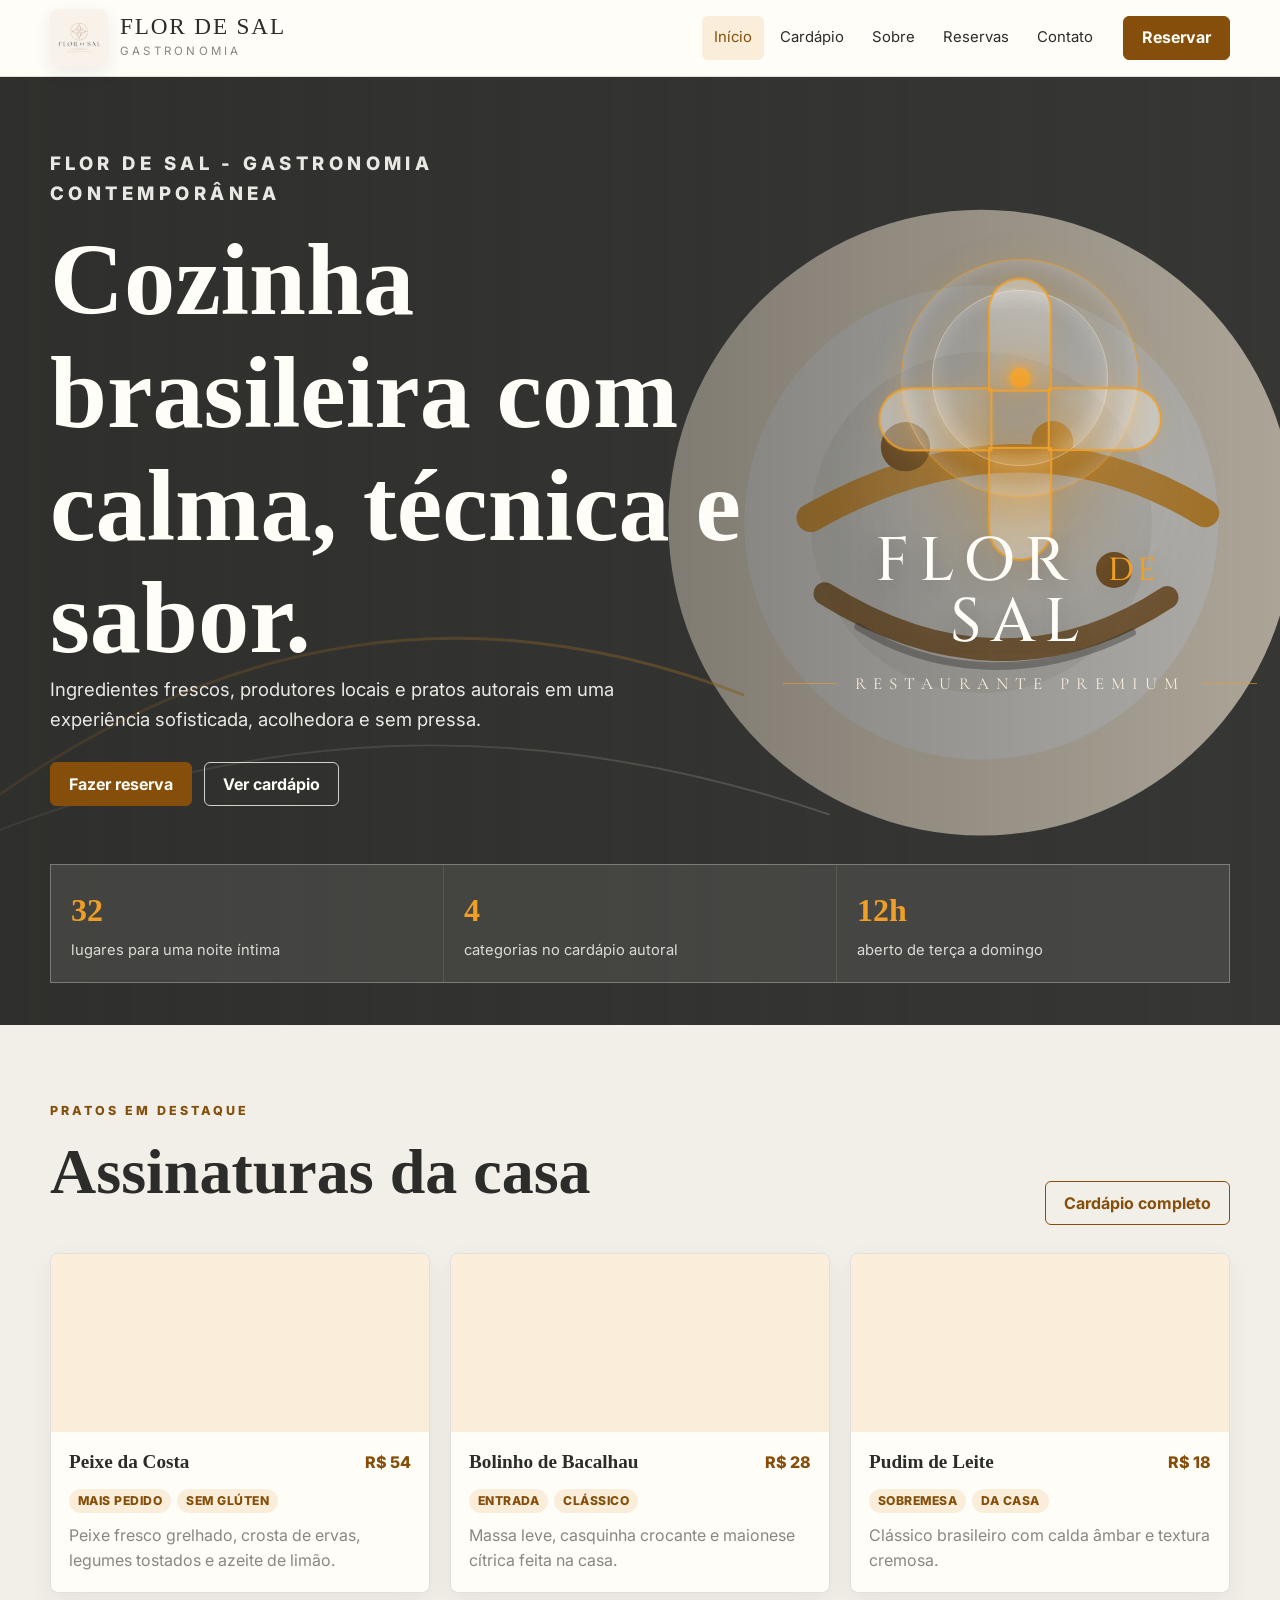
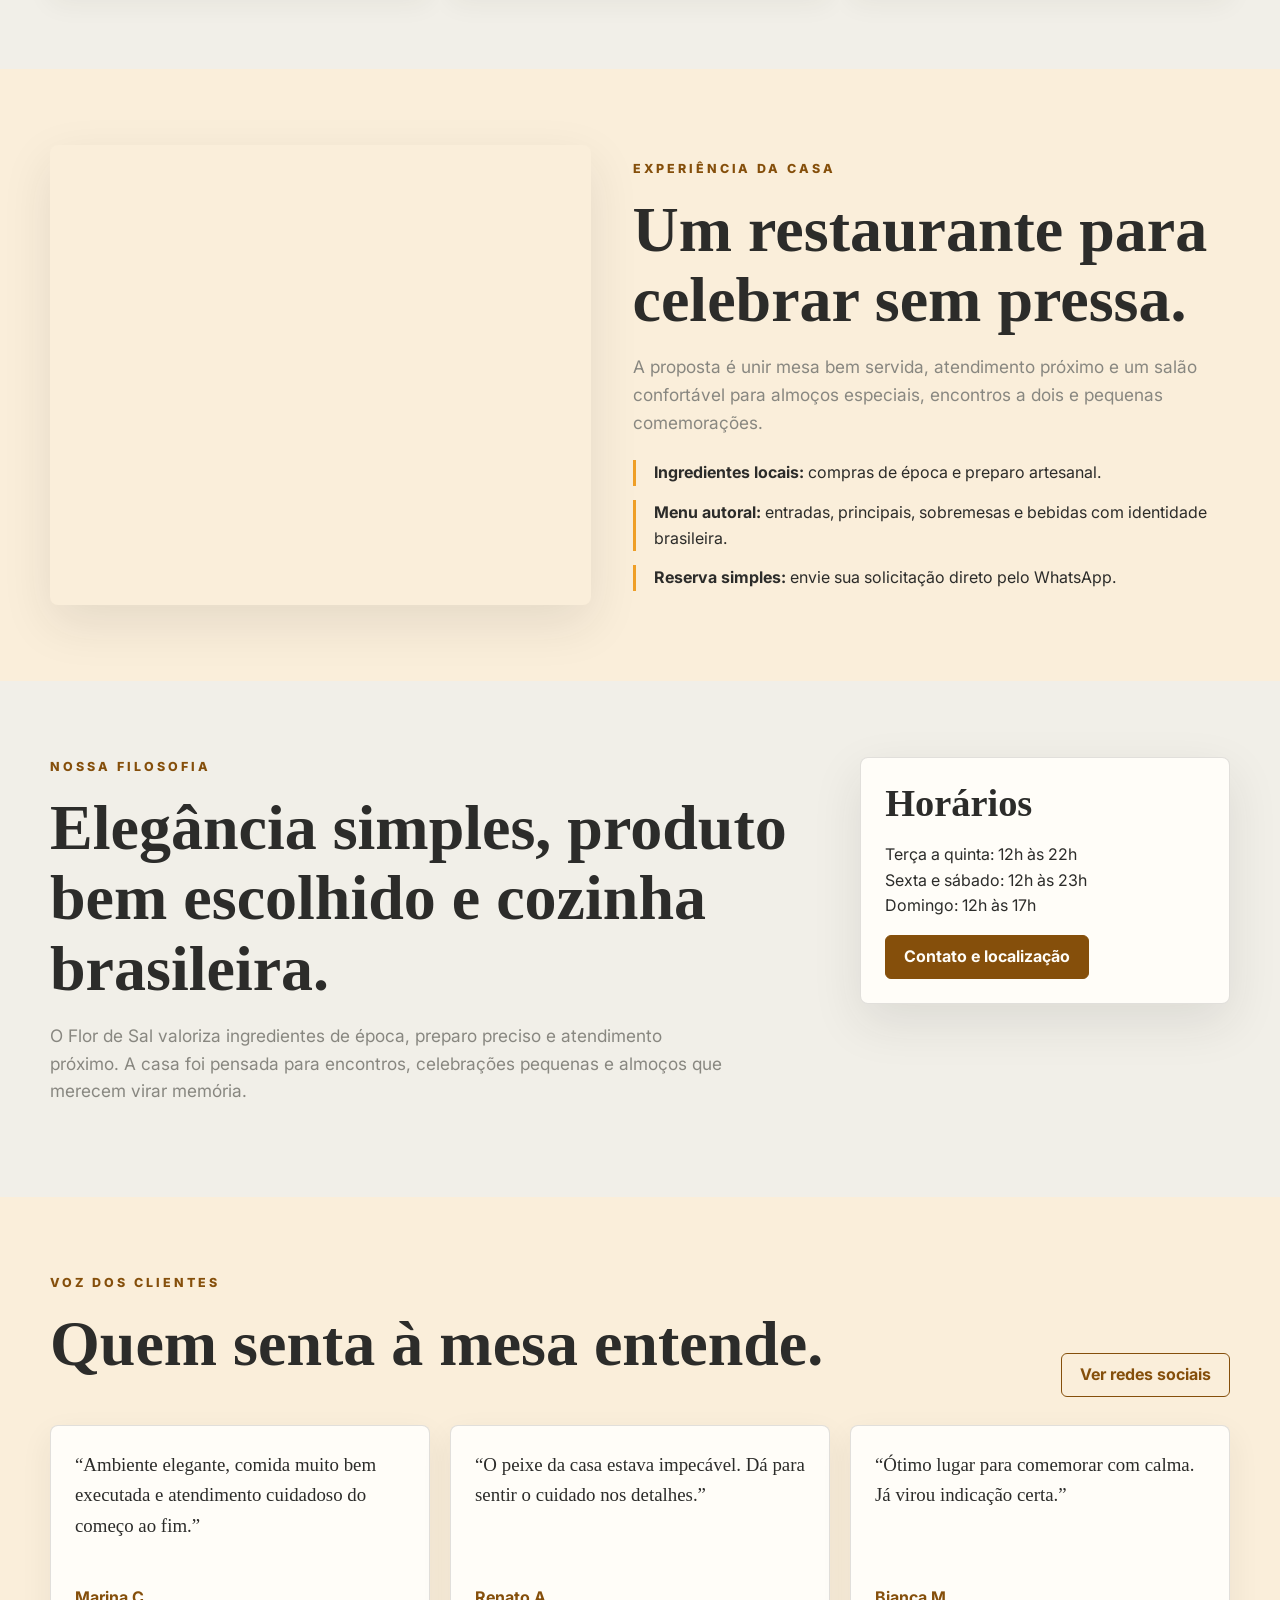
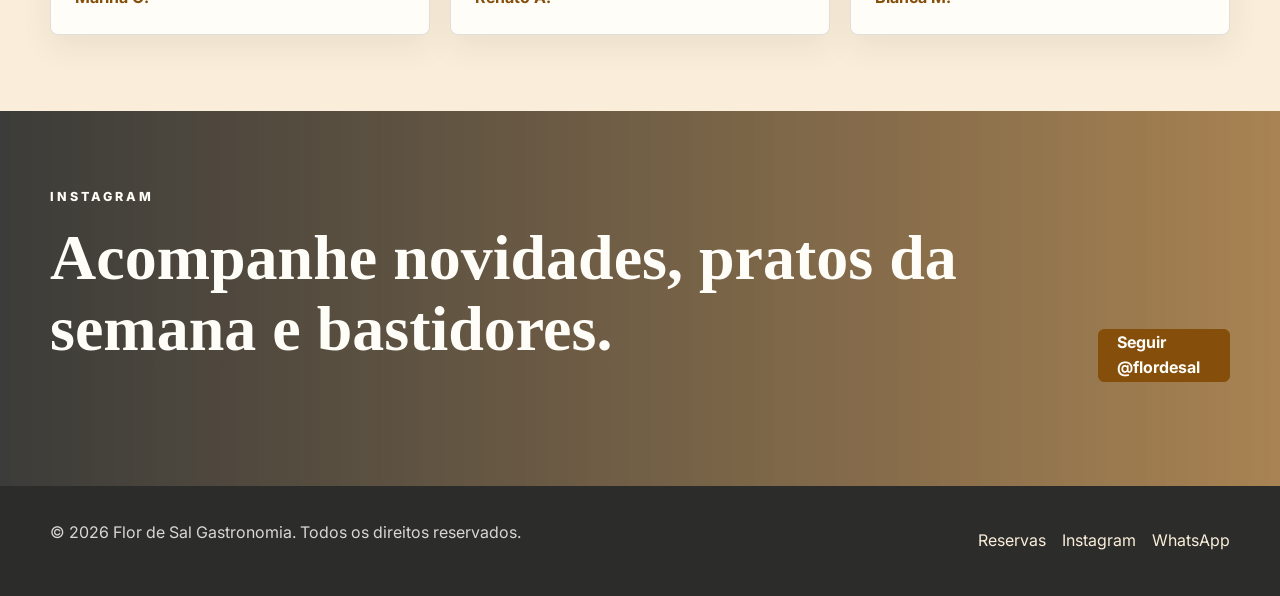
<file: Flor de Sal/index.html>
<!doctype html>
<html lang="pt-BR">
<head>
  <meta charset="utf-8">
  <meta name="viewport" content="width=device-width, initial-scale=1">
  <title>Flor de Sal - Gastronomia Contemporânea</title>
  <meta name="description" content="Flor de Sal Gastronomia Contemporânea: cozinha brasileira sofisticada, reservas online, cardápio autoral e atendimento acolhedor.">
  <meta property="og:title" content="Flor de Sal - Gastronomia Contemporânea">
  <meta property="og:description" content="Restaurante brasileiro com ingredientes locais, cardápio autoral e reservas online.">
  <meta property="og:type" content="website">
  <meta property="og:image" content="img/logo.png">
  <link rel="icon" type="image/x-icon" href="img/favcom.png">
  <script type="application/ld+json">
  {
    "@context": "https://schema.org",
    "@type": "Restaurant",
    "name": "Flor de Sal",
    "description": "Gastronomia contemporânea brasileira com ingredientes frescos, reservas online e cardápio autoral.",
    "servesCuisine": "Brasileira contemporânea",
    "priceRange": "$$",
    "telephone": "+55 11 99999-9999",
    "address": {
      "@type": "PostalAddress",
      "streetAddress": "Rua das Flores, 123",
      "addressLocality": "Centro",
      "addressRegion": "SP",
      "addressCountry": "BR"
    },
    "openingHoursSpecification": [
      { "@type": "OpeningHoursSpecification", "dayOfWeek": ["Tuesday", "Wednesday", "Thursday"], "opens": "12:00", "closes": "22:00" },
      { "@type": "OpeningHoursSpecification", "dayOfWeek": ["Friday", "Saturday"], "opens": "12:00", "closes": "23:00" },
      { "@type": "OpeningHoursSpecification", "dayOfWeek": "Sunday", "opens": "12:00", "closes": "17:00" }
    ],
    "url": "https://flordesal.com.br/",
    "image": "https://flordesal.com.br/img/logo.png"
  }
  </script>
  <link rel="preconnect" href="https://fonts.googleapis.com">
  <link rel="preconnect" href="https://fonts.gstatic.com" crossorigin>
  <link rel="preconnect" href="https://images.unsplash.com">
  <link href="https://fonts.googleapis.com/css2?family=Cinzel:wght@400;500;600&family=Cormorant+Garamond:wght@300;400;500&family=Inter:wght@400;600;700;800&display=swap" rel="stylesheet">
  <link rel="stylesheet" href="css/styles.css">
</head>
<body>
  <header class="site-header">
    <div class="container header-inner">
      <a class="brand" href="index.html" aria-label="Flor de Sal Gastronomia">
        <img class="brand-mark" src="img/logo.png" alt="Logo Flor de Sal">
        <span><span class="brand-name">Flor de Sal</span><span class="brand-subtitle">Gastronomia</span></span>
      </a>
      <nav class="main-nav" id="nav" aria-label="Navegação principal">
        <ul>
          <li><a href="index.html" aria-current="page">Início</a></li>
          <li><a href="pages/cardapio.html">Cardápio</a></li>
          <li><a href="pages/about.html">Sobre</a></li>
          <li><a href="pages/reservas.html">Reservas</a></li>
          <li><a href="pages/contato.html">Contato</a></li>
        </ul>
        <button class="btn btn-primary reserve" type="button">Reservar</button>
      </nav>
      <button class="nav-toggle" id="navToggle" type="button" aria-label="Abrir menu" aria-expanded="false">☰</button>
    </div>
  </header>

  <main>
    <section class="hero" id="home">
      <div class="container hero-content">
        <div class="hero-showcase">
          <div class="hero-copy">
            <p class="eyebrow">Flor de Sal - Gastronomia Contemporânea</p>
            <h1>Cozinha brasileira com calma, técnica e sabor.</h1>
            <p>Ingredientes frescos, produtores locais e pratos autorais em uma experiência sofisticada, acolhedora e sem pressa.</p>
            <div class="hero-actions">
              <a class="btn btn-primary" href="pages/reservas.html">Fazer reserva</a>
              <a class="btn btn-light" href="pages/cardapio.html">Ver cardápio</a>
            </div>
          </div>

          <div class="animated-logo" aria-label="Logo animada Flor de Sal">
            <div class="animated-logo-glow"></div>
            <div class="animated-logo-particles" aria-hidden="true">
              <span></span><span></span><span></span><span></span><span></span>
            </div>
            <div class="animated-logo-symbol" aria-hidden="true">
              <div class="animated-logo-ring animated-logo-ring-outer"></div>
              <div class="animated-logo-ring animated-logo-ring-inner"></div>
              <div class="animated-logo-petal"></div>
              <div class="animated-logo-petal"></div>
              <div class="animated-logo-petal"></div>
              <div class="animated-logo-petal"></div>
              <div class="animated-logo-dot"></div>
            </div>
            <div class="animated-logo-name">Flor <span>de</span> Sal</div>
            <div class="animated-logo-subtitle">Restaurante Premium</div>
          </div>
        </div>
        <div class="stats" aria-label="Destaques do restaurante">
          <div class="stat"><strong>32</strong><span>lugares para uma noite íntima</span></div>
          <div class="stat"><strong>4</strong><span>categorias no cardápio autoral</span></div>
          <div class="stat"><strong>12h</strong><span>aberto de terça a domingo</span></div>
        </div>
      </div>
    </section>

    <section class="section">
      <div class="container">
        <div class="section-head">
          <div>
            <p class="eyebrow">Pratos em destaque</p>
            <h2>Assinaturas da casa</h2>
          </div>
          <a class="btn" href="pages/cardapio.html">Cardápio completo</a>
        </div>
        <div class="menu-grid">
          <article class="menu-item" data-description="Peixe fresco grelhado com crosta de ervas, legumes tostados e azeite de limão." data-nutrition="Calorias:560|Gorduras:28g|Carboidratos:30g|Proteínas:42g">
            <div class="menu-photo photo-real-peixe" role="img" aria-label="Prato principal autoral"></div>
            <div class="menu-body">
              <div class="menu-meta"><h4>Peixe da Costa</h4><span class="price">R$ 54</span></div>
              <div class="tags"><span class="tag">mais pedido</span><span class="tag">sem glúten</span></div>
              <p>Peixe fresco grelhado, crosta de ervas, legumes tostados e azeite de limão.</p>
            </div>
          </article>
          <article class="menu-item" data-description="Crocante por fora, cremoso por dentro, servido com maionese cítrica." data-nutrition="Calorias:310|Gorduras:18g|Carboidratos:22g|Proteínas:12g">
            <div class="menu-photo photo-real-entrada" role="img" aria-label="Entrada artesanal"></div>
            <div class="menu-body">
              <div class="menu-meta"><h4>Bolinho de Bacalhau</h4><span class="price">R$ 28</span></div>
              <div class="tags"><span class="tag">entrada</span><span class="tag">clássico</span></div>
              <p>Massa leve, casquinha crocante e maionese cítrica feita na casa.</p>
            </div>
          </article>
          <article class="menu-item" data-description="Clássico brasileiro com calda âmbar e textura cremosa." data-nutrition="Calorias:340|Gorduras:14g|Carboidratos:48g|Proteínas:6g">
            <div class="menu-photo photo-real-sobremesa" role="img" aria-label="Sobremesa cremosa"></div>
            <div class="menu-body">
              <div class="menu-meta"><h4>Pudim de Leite</h4><span class="price">R$ 18</span></div>
              <div class="tags"><span class="tag">sobremesa</span><span class="tag">da casa</span></div>
              <p>Clássico brasileiro com calda âmbar e textura cremosa.</p>
            </div>
          </article>
        </div>
      </div>
    </section>

    <section class="section section-alt">
      <div class="container split-media">
        <div class="real-photo photo-real-sala" role="img" aria-label="Ambiente acolhedor de restaurante"></div>
        <div>
          <p class="eyebrow">Experiência da casa</p>
          <h2>Um restaurante para celebrar sem pressa.</h2>
          <p class="lead">A proposta é unir mesa bem servida, atendimento próximo e um salão confortável para almoços especiais, encontros a dois e pequenas comemorações.</p>
          <ul class="feature-list">
            <li><strong>Ingredientes locais:</strong> compras de época e preparo artesanal.</li>
            <li><strong>Menu autoral:</strong> entradas, principais, sobremesas e bebidas com identidade brasileira.</li>
            <li><strong>Reserva simples:</strong> envie sua solicitação direto pelo WhatsApp.</li>
          </ul>
        </div>
      </div>
    </section>

    <section class="section">
      <div class="container two-col">
        <div>
          <p class="eyebrow">Nossa filosofia</p>
          <h2>Elegância simples, produto bem escolhido e cozinha brasileira.</h2>
          <p class="lead">O Flor de Sal valoriza ingredientes de época, preparo preciso e atendimento próximo. A casa foi pensada para encontros, celebrações pequenas e almoços que merecem virar memória.</p>
        </div>
        <aside class="info-card">
          <h3>Horários</h3>
          <p>Terça a quinta: 12h às 22h<br>Sexta e sábado: 12h às 23h<br>Domingo: 12h às 17h</p>
          <a class="btn btn-primary" href="pages/contato.html">Contato e localização</a>
        </aside>
      </div>
    </section>

    <section class="section section-alt">
      <div class="container">
        <div class="section-head">
          <div>
            <p class="eyebrow">Voz dos clientes</p>
            <h2>Quem senta à mesa entende.</h2>
          </div>
          <a class="btn" href="pages/contato.html">Ver redes sociais</a>
        </div>
        <div class="testimonial-grid">
          <article class="testimonial"><p>“Ambiente elegante, comida muito bem executada e atendimento cuidadoso do começo ao fim.”</p><strong>Marina C.</strong></article>
          <article class="testimonial"><p>“O peixe da casa estava impecável. Dá para sentir o cuidado nos detalhes.”</p><strong>Renato A.</strong></article>
          <article class="testimonial"><p>“Ótimo lugar para comemorar com calma. Já virou indicação certa.”</p><strong>Bianca M.</strong></article>
        </div>
      </div>
    </section>

    <section class="section instagram-band">
      <div class="container section-head">
        <div>
          <p class="eyebrow">Instagram</p>
          <h2>Acompanhe novidades, pratos da semana e bastidores.</h2>
        </div>
        <a class="btn btn-primary" href="https://instagram.com/flordesal">Seguir @flordesal</a>
      </div>
    </section>
  </main>

  <footer class="site-footer">
    <div class="container footer-inner">
      <p>© 2026 Flor de Sal Gastronomia. Todos os direitos reservados.</p>
      <div class="footer-links">
        <a href="pages/reservas.html">Reservas</a>
        <a href="pages/contato.html">Instagram</a>
        <a href="pages/contato.html">WhatsApp</a>
      </div>
    </div>
  </footer>

  <div class="modal" id="reserveModal" aria-hidden="true" role="dialog" aria-labelledby="reserveTitle">
    <div class="modal-content" role="document">
      <button class="modal-close" id="modalClose" type="button" aria-label="Fechar reserva">×</button>
      <h3 id="reserveTitle">Fazer reserva</h3>
      <form id="reserveForm" class="contact-form">
        <div class="form-grid">
          <div class="field"><label for="r-name">Nome</label><input id="r-name" name="name" autocomplete="name" required></div>
          <div class="field"><label for="r-phone">Telefone</label><input id="r-phone" name="phone" autocomplete="tel" required></div>
          <div class="field"><label for="r-date">Data</label><input id="r-date" name="date" type="date" required></div>
          <div class="field"><label for="r-time">Horário</label><input id="r-time" name="time" type="time" min="12:00" max="23:00" required></div>
          <div class="field"><label for="r-people">Pessoas</label><input id="r-people" name="people" type="number" min="1" max="12" value="2" required></div>
          <div class="field"><label for="r-email">E-mail</label><input id="r-email" name="email" type="email" autocomplete="email"></div>
        </div>
        <div class="field"><label for="r-note">Observações</label><textarea id="r-note" name="note" rows="3"></textarea></div>
        <p class="form-note" id="reserveStatus" aria-live="polite"></p>
        <button class="btn btn-primary" type="submit">Enviar pelo WhatsApp</button>
      </form>
    </div>
  </div>

  <script src="js/script.js"></script>
</body>
</html>
</file>
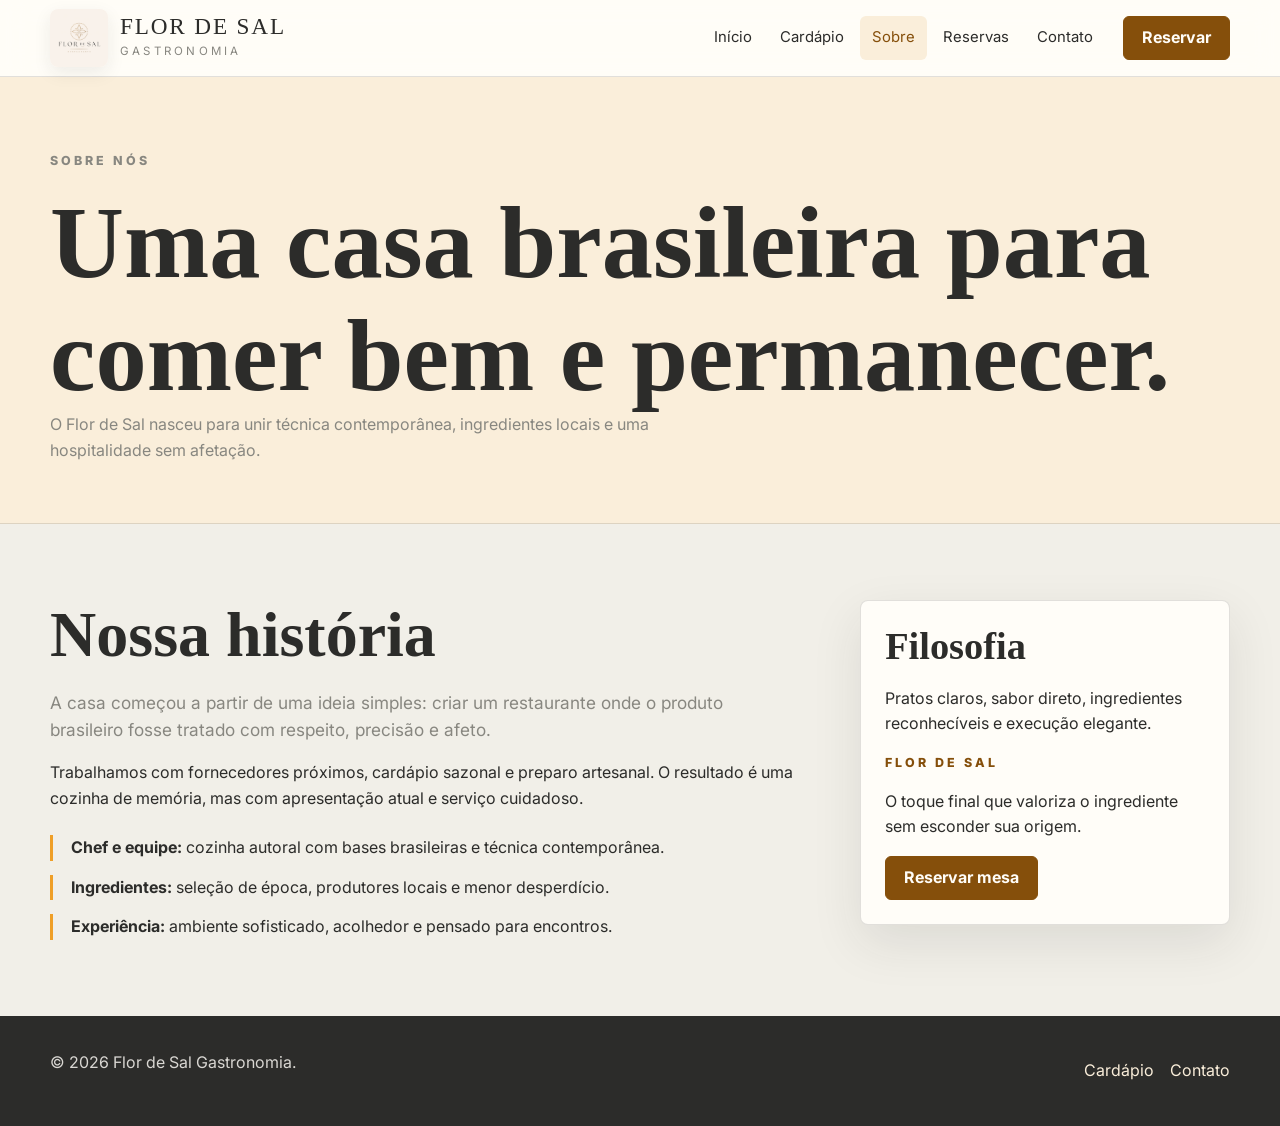
<file: Flor de Sal/pages/about.html>
<!doctype html>
<html lang="pt-BR">
<head>
  <meta charset="utf-8">
  <meta name="viewport" content="width=device-width, initial-scale=1">
  <title>Sobre - Flor de Sal</title>
  <meta name="description" content="Conheça a história, a chef e a filosofia de cozinha do Flor de Sal Gastronomia Contemporânea.">
  <link rel="preconnect" href="https://fonts.googleapis.com">
  <link rel="preconnect" href="https://fonts.gstatic.com" crossorigin>
  <link href="https://fonts.googleapis.com/css2?family=Inter:wght@400;600;700;800&display=swap" rel="stylesheet">
  <link rel="stylesheet" href="../css/styles.css">
</head>
<body>
  <header class="site-header">
    <div class="container header-inner">
      <a class="brand" href="../index.html" aria-label="Flor de Sal Gastronomia">
        <img class="brand-mark" src="../img/logo.png" alt="Logo Flor de Sal">
        <span><span class="brand-name">Flor de Sal</span><span class="brand-subtitle">Gastronomia</span></span>
      </a>
      <nav class="main-nav" id="nav" aria-label="Navegação principal">
        <ul>
          <li><a href="../index.html">Início</a></li>
          <li><a href="cardapio.html">Cardápio</a></li>
          <li><a href="about.html" aria-current="page">Sobre</a></li>
          <li><a href="reservas.html">Reservas</a></li>
          <li><a href="contato.html">Contato</a></li>
        </ul>
        <button class="btn btn-primary reserve" type="button">Reservar</button>
      </nav>
      <button class="nav-toggle" id="navToggle" type="button" aria-label="Abrir menu" aria-expanded="false">☰</button>
    </div>
  </header>

  <main>
    <section class="page-hero">
      <div class="container">
        <p class="eyebrow">Sobre nós</p>
        <h1>Uma casa brasileira para comer bem e permanecer.</h1>
        <p>O Flor de Sal nasceu para unir técnica contemporânea, ingredientes locais e uma hospitalidade sem afetação.</p>
      </div>
    </section>

    <section class="section">
      <div class="container two-col">
        <div>
          <h2>Nossa história</h2>
          <p class="lead">A casa começou a partir de uma ideia simples: criar um restaurante onde o produto brasileiro fosse tratado com respeito, precisão e afeto.</p>
          <p>Trabalhamos com fornecedores próximos, cardápio sazonal e preparo artesanal. O resultado é uma cozinha de memória, mas com apresentação atual e serviço cuidadoso.</p>
          <ul class="feature-list">
            <li><strong>Chef e equipe:</strong> cozinha autoral com bases brasileiras e técnica contemporânea.</li>
            <li><strong>Ingredientes:</strong> seleção de época, produtores locais e menor desperdício.</li>
            <li><strong>Experiência:</strong> ambiente sofisticado, acolhedor e pensado para encontros.</li>
          </ul>
        </div>
        <aside class="info-card">
          <h3>Filosofia</h3>
          <p>Pratos claros, sabor direto, ingredientes reconhecíveis e execução elegante.</p>
          <p class="eyebrow">Flor de Sal</p>
          <p>O toque final que valoriza o ingrediente sem esconder sua origem.</p>
          <a class="btn btn-primary" href="reservas.html">Reservar mesa</a>
        </aside>
      </div>
    </section>
  </main>

  <footer class="site-footer">
    <div class="container footer-inner">
      <p>© 2026 Flor de Sal Gastronomia.</p>
      <div class="footer-links"><a href="cardapio.html">Cardápio</a><a href="contato.html">Contato</a></div>
    </div>
  </footer>

  <script src="../js/script.js"></script>
</body>
</html>
</file>
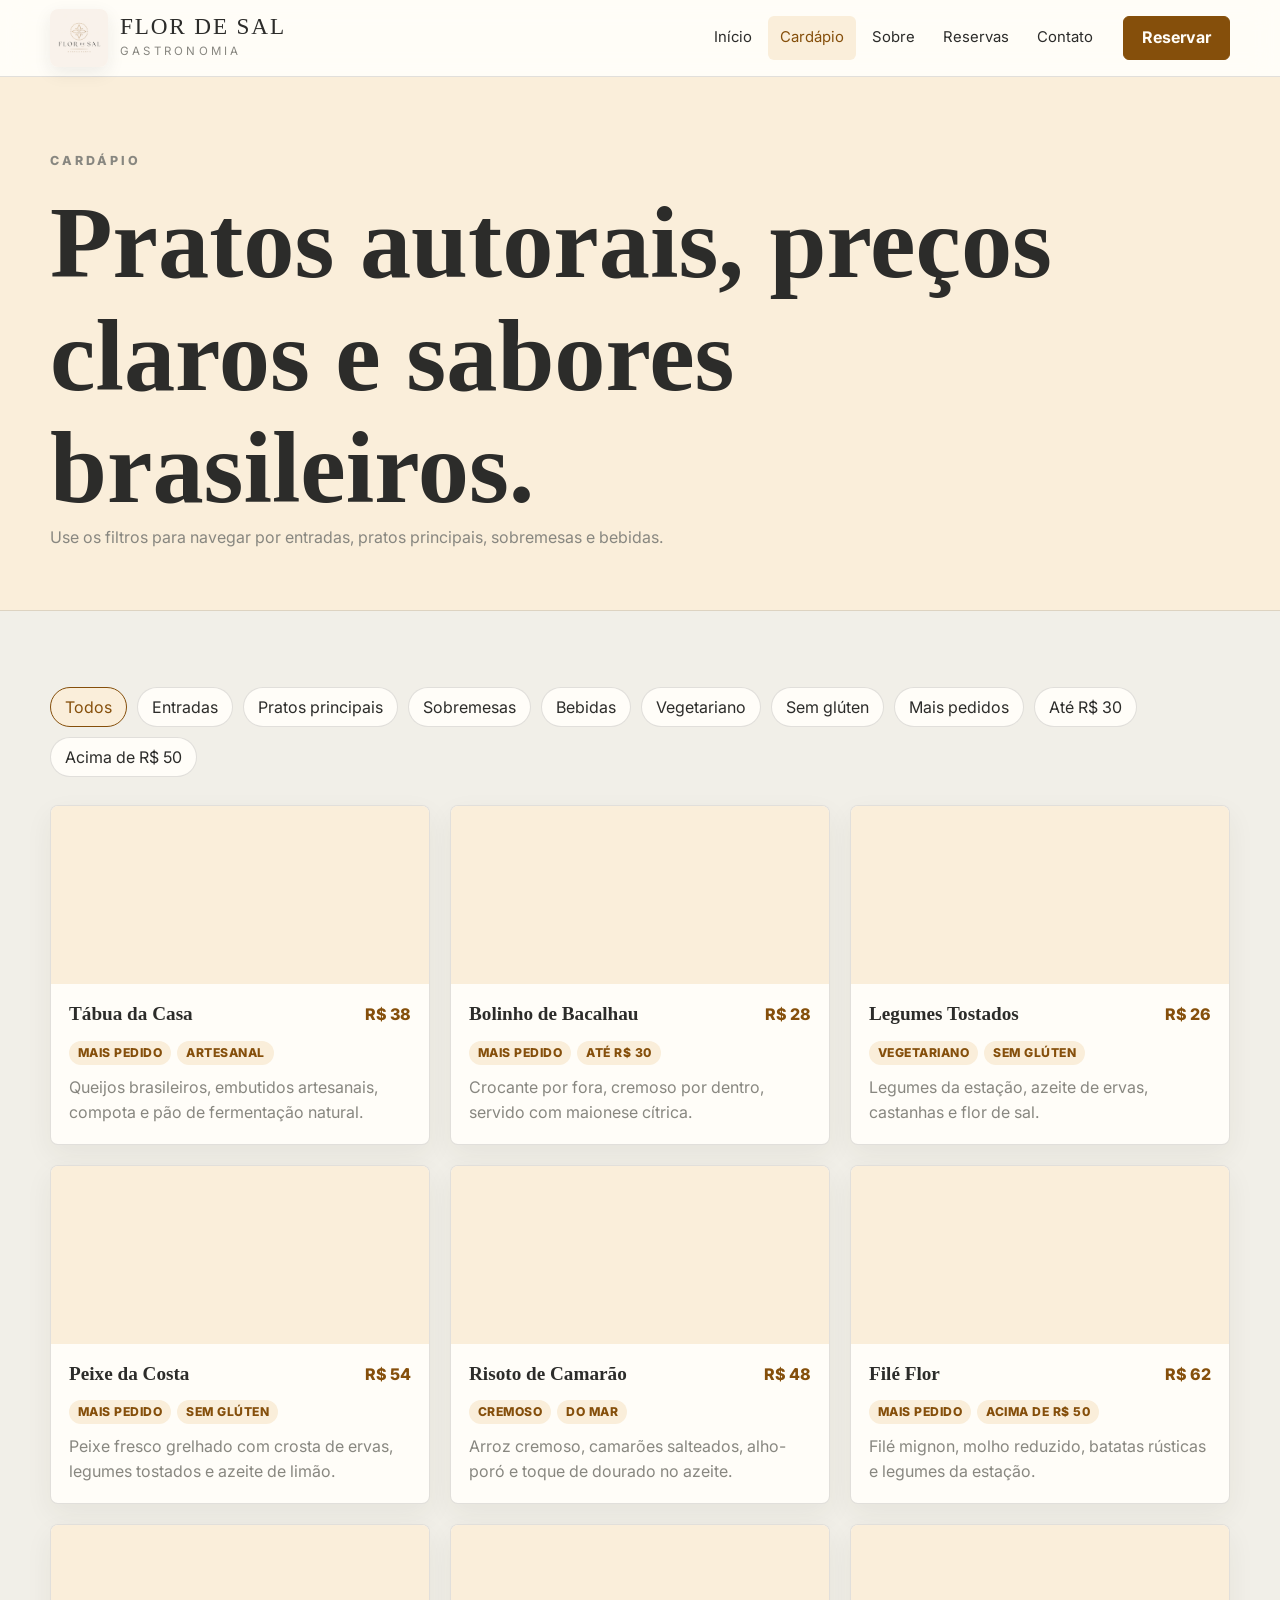
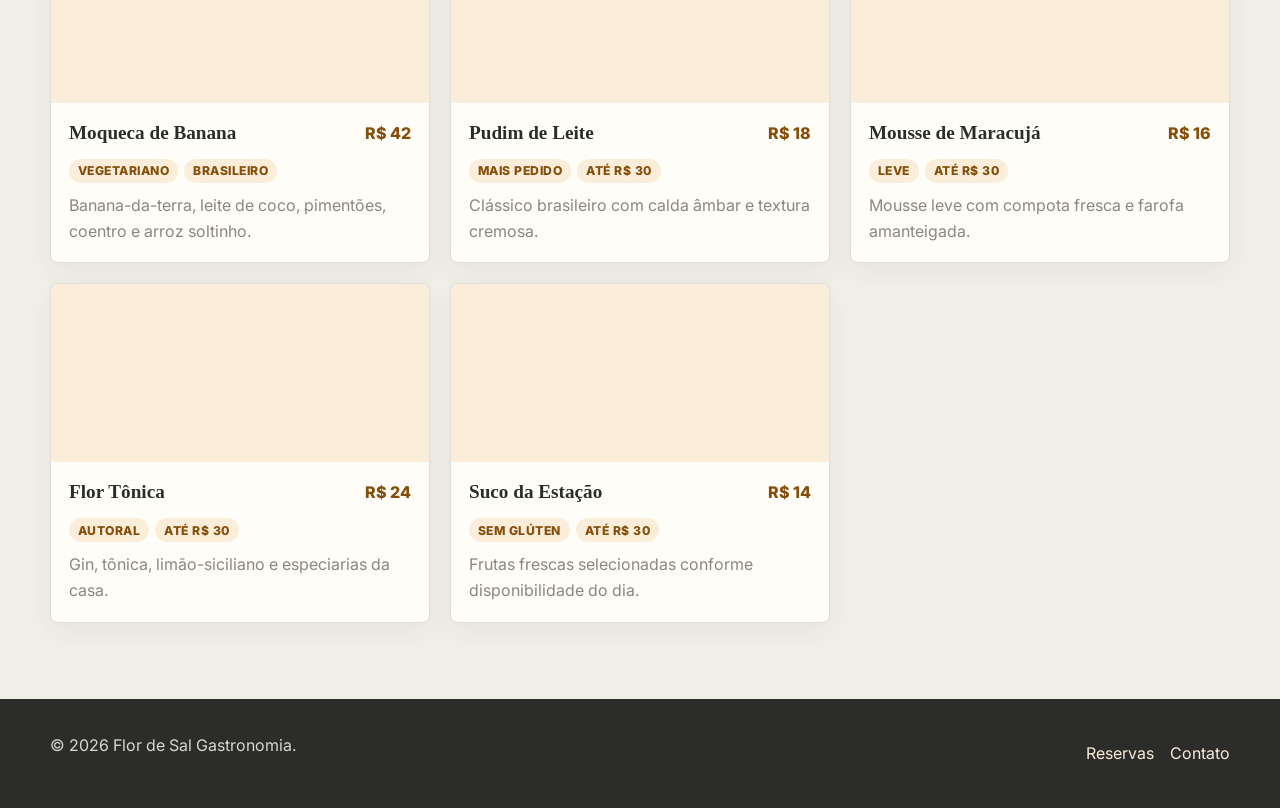
<file: Flor de Sal/pages/cardapio.html>
<!doctype html>
<html lang="pt-BR">
<head>
  <meta charset="utf-8">
  <meta name="viewport" content="width=device-width, initial-scale=1">
  <title>Cardápio - Flor de Sal</title>
  <meta name="description" content="Cardápio do Flor de Sal com entradas, pratos principais, sobremesas, bebidas, fotos e preços.">
  <meta property="og:title" content="Cardápio - Flor de Sal">
  <meta property="og:description" content="Entradas, pratos principais, sobremesas e bebidas da casa.">
  <meta property="og:type" content="website">
  <link rel="preconnect" href="https://fonts.googleapis.com">
  <link rel="preconnect" href="https://fonts.gstatic.com" crossorigin>
  <link rel="preconnect" href="https://images.unsplash.com">
  <link href="https://fonts.googleapis.com/css2?family=Inter:wght@400;600;700;800&display=swap" rel="stylesheet">
  <link rel="stylesheet" href="../css/styles.css">
</head>
<body>
  <header class="site-header">
    <div class="container header-inner">
      <a class="brand" href="../index.html" aria-label="Flor de Sal Gastronomia">
        <img class="brand-mark" src="../img/logo.png" alt="Logo Flor de Sal">
        <span><span class="brand-name">Flor de Sal</span><span class="brand-subtitle">Gastronomia</span></span>
      </a>
      <nav class="main-nav" id="nav" aria-label="Navegação principal">
        <ul>
          <li><a href="../index.html">Início</a></li>
          <li><a href="cardapio.html" aria-current="page">Cardápio</a></li>
          <li><a href="about.html">Sobre</a></li>
          <li><a href="reservas.html">Reservas</a></li>
          <li><a href="contato.html">Contato</a></li>
        </ul>
        <button class="btn btn-primary reserve" type="button">Reservar</button>
      </nav>
      <button class="nav-toggle" id="navToggle" type="button" aria-label="Abrir menu" aria-expanded="false">☰</button>
    </div>
  </header>

  <main>
    <section class="page-hero">
      <div class="container">
        <p class="eyebrow">Cardápio</p>
        <h1>Pratos autorais, preços claros e sabores brasileiros.</h1>
        <p>Use os filtros para navegar por entradas, pratos principais, sobremesas e bebidas.</p>
      </div>
    </section>

    <section class="section">
      <div class="container">
        <div class="filters" aria-label="Filtrar cardápio">
          <button class="filter-btn active" type="button" data-filter="todos">Todos</button>
          <button class="filter-btn" type="button" data-filter="entradas">Entradas</button>
          <button class="filter-btn" type="button" data-filter="principais">Pratos principais</button>
          <button class="filter-btn" type="button" data-filter="sobremesas">Sobremesas</button>
          <button class="filter-btn" type="button" data-filter="bebidas">Bebidas</button>
          <button class="filter-btn" type="button" data-filter="vegetariano">Vegetariano</button>
          <button class="filter-btn" type="button" data-filter="sem-gluten">Sem glúten</button>
          <button class="filter-btn" type="button" data-filter="mais-pedido">Mais pedidos</button>
          <button class="filter-btn" type="button" data-filter="ate-30">Até R$ 30</button>
          <button class="filter-btn" type="button" data-filter="acima-50">Acima de R$ 50</button>
        </div>

        <div class="menu-grid" id="menuGrid">
          <article class="menu-item" data-category="entradas" data-tags="mais-pedido" data-price="38" data-description="Queijos brasileiros, embutidos artesanais, compota e pão de fermentação natural." data-nutrition="Calorias:420|Gorduras:28g|Carboidratos:22g|Proteínas:14g">
            <div class="menu-photo photo-real-entrada" role="img" aria-label="Entrada da casa"></div>
            <div class="menu-body">
              <div class="menu-meta"><h4>Tábua da Casa</h4><span class="price">R$ 38</span></div>
              <div class="tags"><span class="tag">mais pedido</span><span class="tag">artesanal</span></div>
              <p>Queijos brasileiros, embutidos artesanais, compota e pão de fermentação natural.</p>
            </div>
          </article>
          <article class="menu-item" data-category="entradas" data-tags="mais-pedido" data-price="28" data-description="Crocante por fora, cremoso por dentro, servido com maionese cítrica." data-nutrition="Calorias:310|Gorduras:18g|Carboidratos:22g|Proteínas:12g">
            <div class="menu-photo photo-real-bolinho" role="img" aria-label="Bolinho de bacalhau"></div>
            <div class="menu-body">
              <div class="menu-meta"><h4>Bolinho de Bacalhau</h4><span class="price">R$ 28</span></div>
              <div class="tags"><span class="tag">mais pedido</span><span class="tag">até R$ 30</span></div>
              <p>Crocante por fora, cremoso por dentro, servido com maionese cítrica.</p>
            </div>
          </article>
          <article class="menu-item" data-category="entradas" data-tags="vegetariano sem-gluten" data-price="26" data-description="Legumes da estação, azeite de ervas, castanhas e flor de sal." data-nutrition="Calorias:180|Gorduras:9g|Carboidratos:16g|Proteínas:4g">
            <div class="menu-photo photo-real-vegetais" role="img" aria-label="Legumes tostados"></div>
            <div class="menu-body">
              <div class="menu-meta"><h4>Legumes Tostados</h4><span class="price">R$ 26</span></div>
              <div class="tags"><span class="tag">vegetariano</span><span class="tag">sem glúten</span></div>
              <p>Legumes da estação, azeite de ervas, castanhas e flor de sal.</p>
            </div>
          </article>
          <article class="menu-item" data-category="principais" data-tags="mais-pedido sem-gluten" data-price="54" data-description="Peixe fresco grelhado com crosta de ervas, legumes tostados e azeite de limão." data-nutrition="Calorias:560|Gorduras:28g|Carboidratos:30g|Proteínas:42g">
            <div class="menu-photo photo-real-peixe" role="img" aria-label="Peixe grelhado"></div>
            <div class="menu-body">
              <div class="menu-meta"><h4>Peixe da Costa</h4><span class="price">R$ 54</span></div>
              <div class="tags"><span class="tag">mais pedido</span><span class="tag">sem glúten</span></div>
              <p>Peixe fresco grelhado com crosta de ervas, legumes tostados e azeite de limão.</p>
            </div>
          </article>
          <article class="menu-item" data-category="principais" data-tags="mais-pedido" data-price="48" data-description="Arroz cremoso, camarões salteados, alho-poró e toque de dourado no azeite." data-nutrition="Calorias:520|Gorduras:22g|Carboidratos:60g|Proteínas:28g">
            <div class="menu-photo photo-real-risoto" role="img" aria-label="Risoto de camarão"></div>
            <div class="menu-body">
              <div class="menu-meta"><h4>Risoto de Camarão</h4><span class="price">R$ 48</span></div>
              <div class="tags"><span class="tag">cremoso</span><span class="tag">do mar</span></div>
              <p>Arroz cremoso, camarões salteados, alho-poró e toque de dourado no azeite.</p>
            </div>
          </article>
          <article class="menu-item" data-category="principais" data-tags="mais-pedido" data-price="62" data-description="Filé mignon, molho reduzido, batatas rústicas e legumes da estação." data-nutrition="Calorias:710|Gorduras:36g|Carboidratos:48g|Proteínas:52g">
            <div class="menu-photo photo-real-file" role="img" aria-label="Filé com molho reduzido"></div>
            <div class="menu-body">
              <div class="menu-meta"><h4>Filé Flor</h4><span class="price">R$ 62</span></div>
              <div class="tags"><span class="tag">mais pedido</span><span class="tag">acima de R$ 50</span></div>
              <p>Filé mignon, molho reduzido, batatas rústicas e legumes da estação.</p>
            </div>
          </article>
          <article class="menu-item" data-category="principais" data-tags="vegetariano" data-price="42" data-description="Banana-da-terra, leite de coco, pimentões, coentro e arroz soltinho." data-nutrition="Calorias:460|Gorduras:16g|Carboidratos:72g|Proteínas:6g">
            <div class="menu-photo photo-real-vegetariano" role="img" aria-label="Prato vegetariano"></div>
            <div class="menu-body">
              <div class="menu-meta"><h4>Moqueca de Banana</h4><span class="price">R$ 42</span></div>
              <div class="tags"><span class="tag">vegetariano</span><span class="tag">brasileiro</span></div>
              <p>Banana-da-terra, leite de coco, pimentões, coentro e arroz soltinho.</p>
            </div>
          </article>
          <article class="menu-item" data-category="sobremesas" data-tags="mais-pedido" data-price="18" data-description="Clássico brasileiro com calda âmbar e textura cremosa." data-nutrition="Calorias:340|Gorduras:14g|Carboidratos:48g|Proteínas:6g">
            <div class="menu-photo photo-real-sobremesa" role="img" aria-label="Pudim de leite"></div>
            <div class="menu-body">
              <div class="menu-meta"><h4>Pudim de Leite</h4><span class="price">R$ 18</span></div>
              <div class="tags"><span class="tag">mais pedido</span><span class="tag">até R$ 30</span></div>
              <p>Clássico brasileiro com calda âmbar e textura cremosa.</p>
            </div>
          </article>
          <article class="menu-item" data-category="sobremesas" data-tags="" data-price="16" data-description="Mousse leve com compota fresca e farofa amanteigada." data-nutrition="Calorias:280|Gorduras:12g|Carboidratos:36g|Proteínas:4g">
            <div class="menu-photo photo-real-mousse" role="img" aria-label="Mousse de maracujá"></div>
            <div class="menu-body">
              <div class="menu-meta"><h4>Mousse de Maracujá</h4><span class="price">R$ 16</span></div>
              <div class="tags"><span class="tag">leve</span><span class="tag">até R$ 30</span></div>
              <p>Mousse leve com compota fresca e farofa amanteigada.</p>
            </div>
          </article>
          <article class="menu-item" data-category="bebidas" data-tags="mais-pedido" data-price="24" data-description="Gin, tônica, limão-siciliano e especiarias da casa." data-nutrition="Calorias:160|Gorduras:0g|Carboidratos:6g|Proteínas:0g">
            <div class="menu-photo photo-real-drink" role="img" aria-label="Bebida autoral"></div>
            <div class="menu-body">
              <div class="menu-meta"><h4>Flor Tônica</h4><span class="price">R$ 24</span></div>
              <div class="tags"><span class="tag">autoral</span><span class="tag">até R$ 30</span></div>
              <p>Gin, tônica, limão-siciliano e especiarias da casa.</p>
            </div>
          </article>
          <article class="menu-item" data-category="bebidas" data-tags="sem-gluten" data-price="14" data-description="Frutas frescas selecionadas conforme disponibilidade do dia." data-nutrition="Calorias:95|Gorduras:0g|Carboidratos:23g|Proteínas:1g">
            <div class="menu-photo photo-real-suco" role="img" aria-label="Suco natural"></div>
            <div class="menu-body">
              <div class="menu-meta"><h4>Suco da Estação</h4><span class="price">R$ 14</span></div>
              <div class="tags"><span class="tag">sem glúten</span><span class="tag">até R$ 30</span></div>
              <p>Frutas frescas selecionadas conforme disponibilidade do dia.</p>
            </div>
          </article>
        </div>
      </div>
    </section>
  </main>

  <footer class="site-footer">
    <div class="container footer-inner">
      <p>© 2026 Flor de Sal Gastronomia.</p>
      <div class="footer-links"><a href="reservas.html">Reservas</a><a href="contato.html">Contato</a></div>
    </div>
  </footer>

  <script src="../js/script.js"></script>
</body>
</html>
</file>
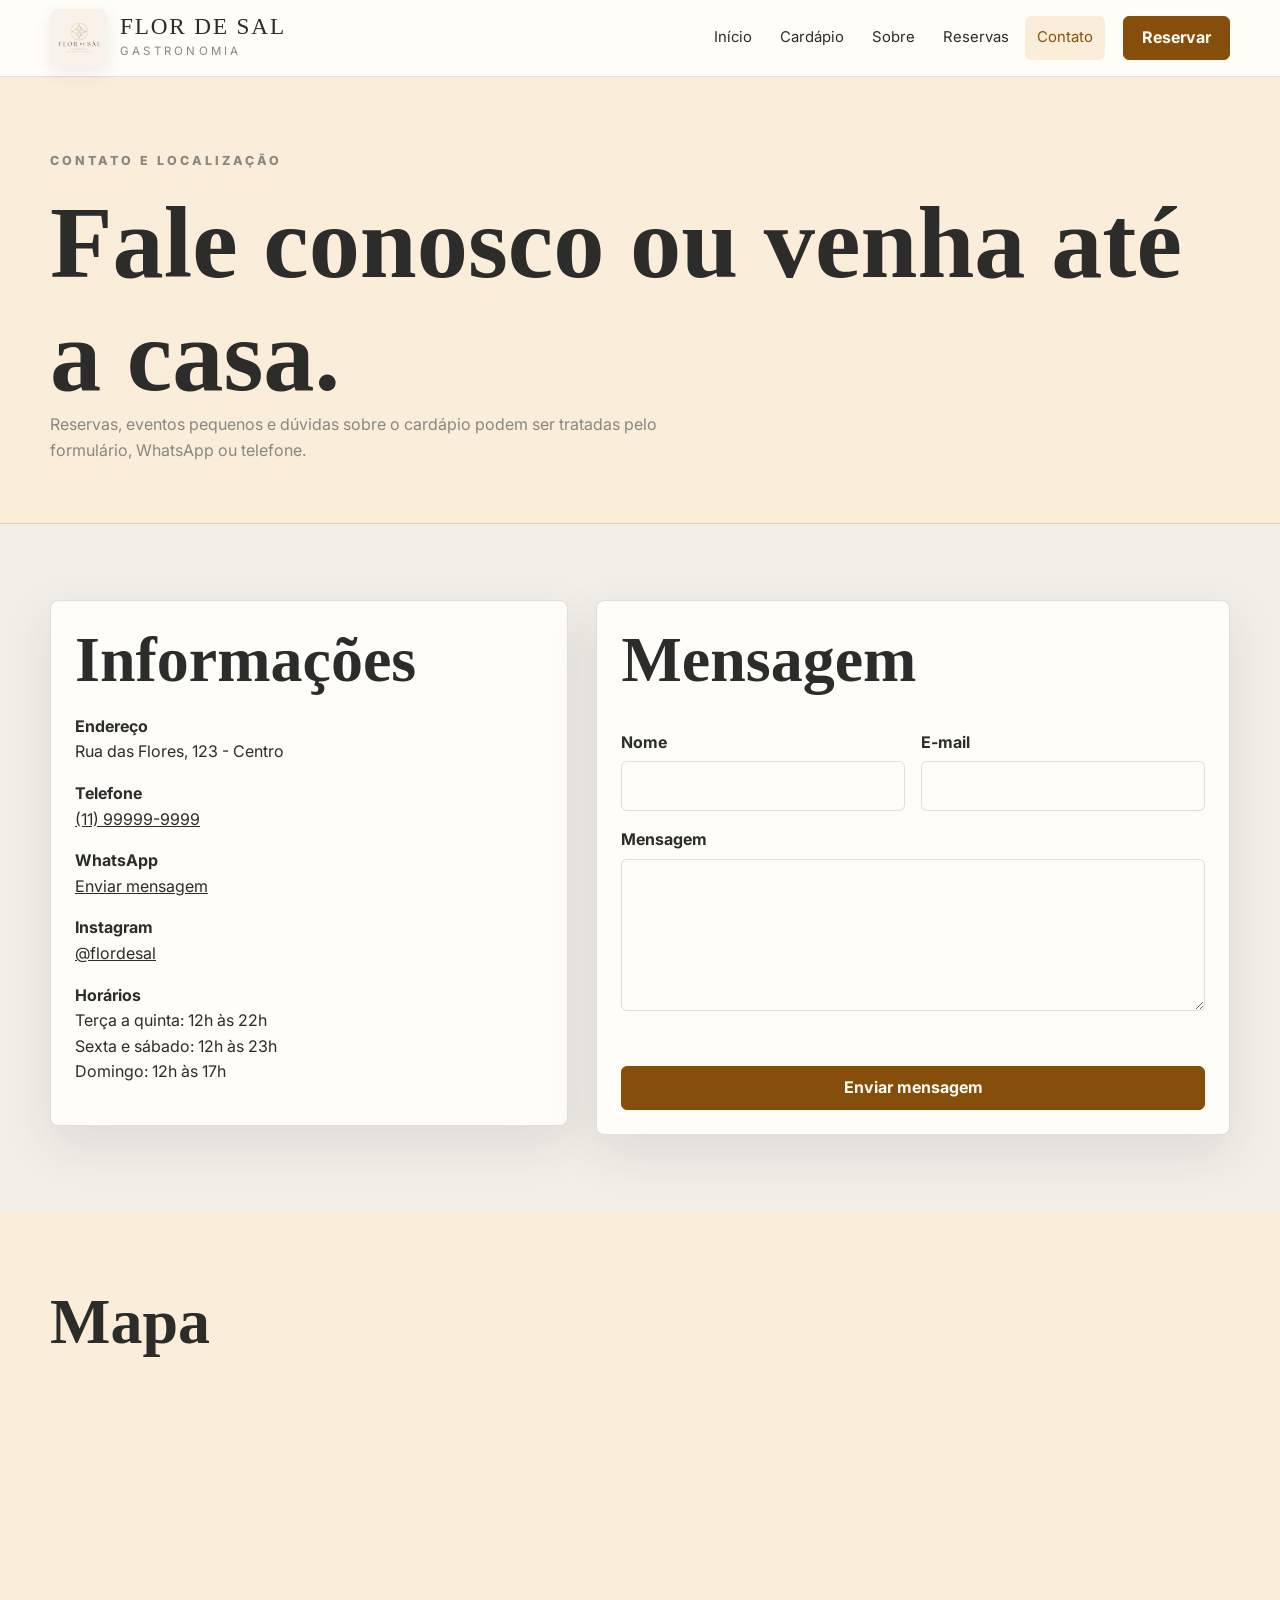
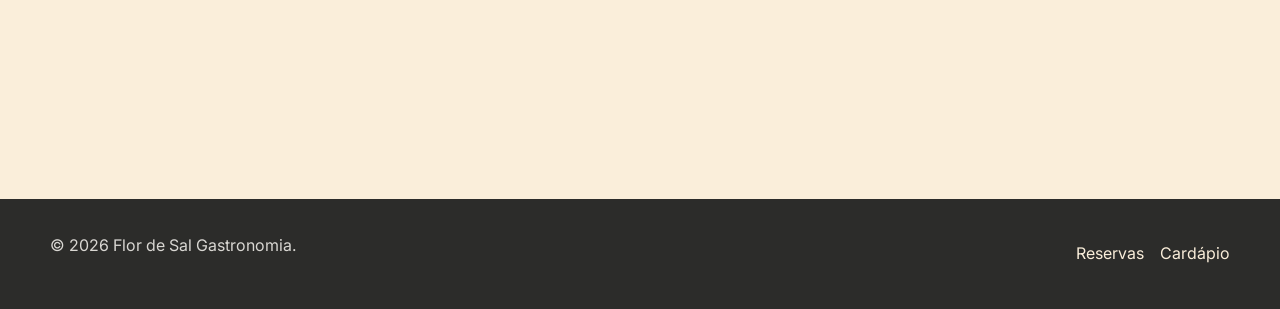
<file: Flor de Sal/pages/contato.html>
<!doctype html>
<html lang="pt-BR">
<head>
  <meta charset="utf-8">
  <meta name="viewport" content="width=device-width, initial-scale=1">
  <title>Contato - Flor de Sal</title>
  <meta name="description" content="Contato, mapa, telefone, horários e redes sociais do Flor de Sal Gastronomia.">
  <link rel="preconnect" href="https://fonts.googleapis.com">
  <link rel="preconnect" href="https://fonts.gstatic.com" crossorigin>
  <link href="https://fonts.googleapis.com/css2?family=Inter:wght@400;600;700;800&display=swap" rel="stylesheet">
  <link rel="stylesheet" href="../css/styles.css">
</head>
<body>
  <header class="site-header">
    <div class="container header-inner">
      <a class="brand" href="../index.html" aria-label="Flor de Sal Gastronomia">
        <img class="brand-mark" src="../img/logo.png" alt="Logo Flor de Sal">
        <span><span class="brand-name">Flor de Sal</span><span class="brand-subtitle">Gastronomia</span></span>
      </a>
      <nav class="main-nav" id="nav" aria-label="Navegação principal">
        <ul>
          <li><a href="../index.html">Início</a></li>
          <li><a href="cardapio.html">Cardápio</a></li>
          <li><a href="about.html">Sobre</a></li>
          <li><a href="reservas.html">Reservas</a></li>
          <li><a href="contato.html" aria-current="page">Contato</a></li>
        </ul>
        <button class="btn btn-primary reserve" type="button">Reservar</button>
      </nav>
      <button class="nav-toggle" id="navToggle" type="button" aria-label="Abrir menu" aria-expanded="false">☰</button>
    </div>
  </header>

  <main>
    <section class="page-hero">
      <div class="container">
        <p class="eyebrow">Contato e localização</p>
        <h1>Fale conosco ou venha até a casa.</h1>
        <p>Reservas, eventos pequenos e dúvidas sobre o cardápio podem ser tratadas pelo formulário, WhatsApp ou telefone.</p>
      </div>
    </section>

    <section class="section">
      <div class="container contact-grid">
        <aside class="info-card">
          <h2>Informações</h2>
          <p><strong>Endereço</strong><br>Rua das Flores, 123 - Centro</p>
          <p><strong>Telefone</strong><br><a href="tel:+5511999999999">(11) 99999-9999</a></p>
          <p><strong>WhatsApp</strong><br><a href="https://wa.me/5511999999999">Enviar mensagem</a></p>
          <p><strong>Instagram</strong><br><a href="https://instagram.com/flordesal">@flordesal</a></p>
          <p><strong>Horários</strong><br>Terça a quinta: 12h às 22h<br>Sexta e sábado: 12h às 23h<br>Domingo: 12h às 17h</p>
        </aside>

        <div>
          <form id="contactForm" class="contact-form info-card">
            <h2>Mensagem</h2>
            <div class="form-grid">
              <div class="field"><label for="name">Nome</label><input id="name" name="name" autocomplete="name" required></div>
              <div class="field"><label for="email">E-mail</label><input id="email" type="email" name="email" autocomplete="email" required></div>
            </div>
            <div class="field"><label for="message">Mensagem</label><textarea id="message" name="message" rows="5" required></textarea></div>
            <p class="form-note" id="contactStatus" aria-live="polite"></p>
            <button class="btn btn-primary" type="submit">Enviar mensagem</button>
          </form>
        </div>
      </div>
    </section>

    <section class="section section-alt">
      <div class="container">
        <h2>Mapa</h2>
        <iframe class="map" title="Mapa da região do Flor de Sal" loading="lazy" referrerpolicy="no-referrer-when-downgrade" src="https://www.google.com/maps?q=Rua%20das%20Flores%20123%20Centro&output=embed"></iframe>
      </div>
    </section>
  </main>

  <footer class="site-footer">
    <div class="container footer-inner">
      <p>© 2026 Flor de Sal Gastronomia.</p>
      <div class="footer-links"><a href="reservas.html">Reservas</a><a href="cardapio.html">Cardápio</a></div>
    </div>
  </footer>

  <script src="../js/script.js"></script>
</body>
</html>
</file>
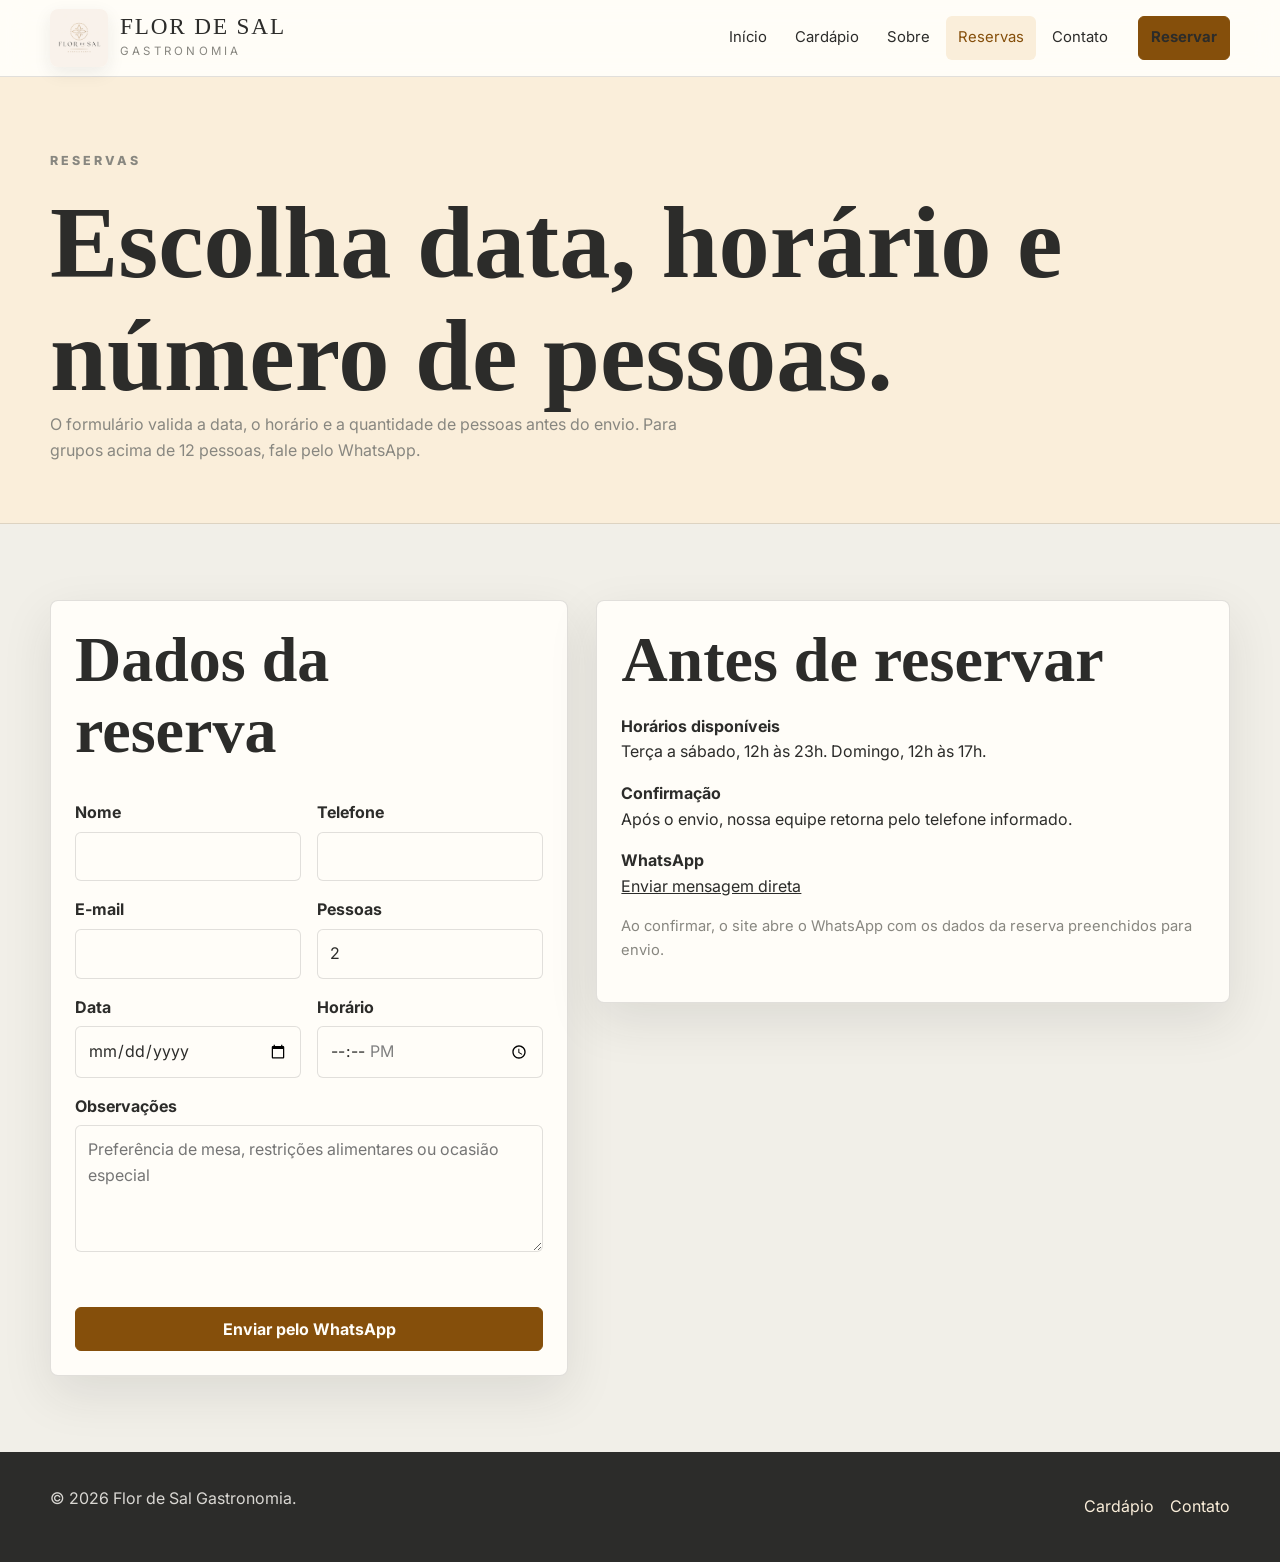
<file: Flor de Sal/pages/reservas.html>
<!doctype html>
<html lang="pt-BR">
<head>
  <meta charset="utf-8">
  <meta name="viewport" content="width=device-width, initial-scale=1">
  <title>Reservas - Flor de Sal</title>
  <meta name="description" content="Faça sua reserva no Flor de Sal com data, horário, número de pessoas e validação do formulário.">
  <link rel="preconnect" href="https://fonts.googleapis.com">
  <link rel="preconnect" href="https://fonts.gstatic.com" crossorigin>
  <link href="https://fonts.googleapis.com/css2?family=Inter:wght@400;600;700;800&display=swap" rel="stylesheet">
  <link rel="stylesheet" href="../css/styles.css">
</head>
<body>
  <header class="site-header">
    <div class="container header-inner">
      <a class="brand" href="../index.html" aria-label="Flor de Sal Gastronomia">
        <img class="brand-mark" src="../img/logo.png" alt="Logo Flor de Sal">
        <span><span class="brand-name">Flor de Sal</span><span class="brand-subtitle">Gastronomia</span></span>
      </a>
      <nav class="main-nav" id="nav" aria-label="Navegação principal">
        <ul>
          <li><a href="../index.html">Início</a></li>
          <li><a href="cardapio.html">Cardápio</a></li>
          <li><a href="about.html">Sobre</a></li>
          <li><a href="reservas.html" aria-current="page">Reservas</a></li>
          <li><a href="contato.html">Contato</a></li>
        </ul>
        <a class="btn btn-primary" href="reservas.html">Reservar</a>
      </nav>
      <button class="nav-toggle" id="navToggle" type="button" aria-label="Abrir menu" aria-expanded="false">☰</button>
    </div>
  </header>

  <main>
    <section class="page-hero">
      <div class="container">
        <p class="eyebrow">Reservas</p>
        <h1>Escolha data, horário e número de pessoas.</h1>
        <p>O formulário valida a data, o horário e a quantidade de pessoas antes do envio. Para grupos acima de 12 pessoas, fale pelo WhatsApp.</p>
      </div>
    </section>

    <section class="section">
      <div class="container contact-grid">
        <form id="reserveForm" class="contact-form info-card">
          <h2>Dados da reserva</h2>
          <div class="form-grid">
            <div class="field"><label for="r-name">Nome</label><input id="r-name" name="name" autocomplete="name" required></div>
            <div class="field"><label for="r-phone">Telefone</label><input id="r-phone" name="phone" autocomplete="tel" required></div>
            <div class="field"><label for="r-email">E-mail</label><input id="r-email" name="email" type="email" autocomplete="email"></div>
            <div class="field"><label for="r-people">Pessoas</label><input id="r-people" name="people" type="number" min="1" max="12" value="2" required></div>
            <div class="field"><label for="r-date">Data</label><input id="r-date" name="date" type="date" required></div>
            <div class="field"><label for="r-time">Horário</label><input id="r-time" name="time" type="time" min="12:00" max="23:00" required></div>
          </div>
          <div class="field"><label for="r-note">Observações</label><textarea id="r-note" name="note" rows="4" placeholder="Preferência de mesa, restrições alimentares ou ocasião especial"></textarea></div>
          <p class="form-note" id="reserveStatus" aria-live="polite"></p>
          <button class="btn btn-primary" type="submit">Enviar pelo WhatsApp</button>
        </form>

        <aside class="info-card">
          <h2>Antes de reservar</h2>
          <p><strong>Horários disponíveis</strong><br>Terça a sábado, 12h às 23h. Domingo, 12h às 17h.</p>
          <p><strong>Confirmação</strong><br>Após o envio, nossa equipe retorna pelo telefone informado.</p>
          <p><strong>WhatsApp</strong><br><a href="https://wa.me/5511999999999">Enviar mensagem direta</a></p>
          <p class="form-note">Ao confirmar, o site abre o WhatsApp com os dados da reserva preenchidos para envio.</p>
        </aside>
      </div>
    </section>
  </main>

  <footer class="site-footer">
    <div class="container footer-inner">
      <p>© 2026 Flor de Sal Gastronomia.</p>
      <div class="footer-links"><a href="cardapio.html">Cardápio</a><a href="contato.html">Contato</a></div>
    </div>
  </footer>

  <script src="../js/script.js"></script>
</body>
</html>
</file>
<file: Flor de Sal/css/styles.css>
:root {
  --carvao: #2C2C2A;
  --ambar: #854F0B;
  --dourado: #EF9F27;
  --creme: #FAEEDA;
  --areia: #F1EFE8;
  --cinza: #888780;
  --branco: #FFFDF8;
  --linha: rgba(44, 44, 42, .14);
  --sombra: 0 18px 50px rgba(44, 44, 42, .10);
  --max-width: 1180px;
  font-family: Inter, Calibri, "Segoe UI", system-ui, sans-serif;
}

* { box-sizing: border-box; }

html { scroll-behavior: smooth; }

body {
  margin: 0;
  color: var(--carvao);
  background: var(--areia);
  line-height: 1.6;
}

img, svg, iframe { max-width: 100%; }

a { color: inherit; }

.container {
  width: min(var(--max-width), calc(100% - 32px));
  margin: 0 auto;
}

.site-header {
  position: sticky;
  top: 0;
  z-index: 20;
  background: rgba(255, 253, 248, .96);
  border-bottom: 1px solid var(--linha);
  backdrop-filter: blur(14px);
}

.header-inner {
  min-height: 76px;
  display: flex;
  align-items: center;
  justify-content: space-between;
  gap: 20px;
}

.brand {
  display: inline-flex;
  align-items: center;
  gap: 12px;
  color: var(--carvao);
  text-decoration: none;
}

.brand-mark {
  width: 58px;
  height: 58px;
  flex: 0 0 auto;
  border-radius: 8px;
  object-fit: contain;
  background: var(--branco);
  box-shadow: 0 6px 18px rgba(44, 44, 42, .08);
}

.brand-name {
  display: block;
  font-family: Georgia, "Times New Roman", serif;
  font-size: 1.45rem;
  letter-spacing: .08em;
  text-transform: uppercase;
  line-height: 1;
}

.brand-subtitle {
  display: block;
  color: var(--cinza);
  font-size: .72rem;
  letter-spacing: .28em;
  text-transform: uppercase;
  margin-top: 4px;
}

.main-nav {
  display: flex;
  align-items: center;
  gap: 18px;
}

.main-nav ul {
  display: flex;
  align-items: center;
  gap: 4px;
  list-style: none;
  margin: 0;
  padding: 0;
}

.main-nav a {
  display: inline-flex;
  align-items: center;
  min-height: 44px;
  padding: 0 12px;
  color: var(--carvao);
  font-size: .93rem;
  text-decoration: none;
  border-radius: 6px;
}

.main-nav a:hover,
.main-nav a[aria-current="page"] {
  color: var(--ambar);
  background: var(--creme);
}

.nav-toggle {
  display: none;
  width: 44px;
  height: 44px;
  border: 1px solid var(--linha);
  border-radius: 6px;
  background: var(--branco);
  color: var(--carvao);
  font-size: 1.4rem;
  cursor: pointer;
}

.btn {
  display: inline-flex;
  align-items: center;
  justify-content: center;
  min-height: 44px;
  padding: 0 18px;
  border: 1px solid var(--ambar);
  border-radius: 6px;
  background: transparent;
  color: var(--ambar);
  font: inherit;
  font-weight: 700;
  text-decoration: none;
  cursor: pointer;
}

.btn:hover { background: var(--creme); }

.btn-primary {
  border-color: var(--ambar);
  background: var(--ambar);
  color: var(--branco);
}

.btn-primary:hover { background: #6f4108; }

.btn-light {
  border-color: rgba(255, 253, 248, .78);
  color: var(--branco);
}

.btn-light:hover {
  background: rgba(255, 253, 248, .12);
}

h1, h2, h3, h4 {
  font-family: Georgia, "Times New Roman", serif;
  line-height: 1.1;
  letter-spacing: 0;
}

h1 { font-size: clamp(2.7rem, 8vw, 6.8rem); margin: 0; }
h2 { font-size: clamp(2rem, 5vw, 4.2rem); margin: 0 0 18px; }
h3 { font-size: clamp(1.55rem, 3vw, 2.4rem); margin: 0 0 18px; }
h4 { font-size: 1.2rem; margin: 0 0 8px; }

p { margin: 0 0 16px; }

.eyebrow {
  color: var(--ambar);
  font-size: .78rem;
  font-weight: 800;
  letter-spacing: .24em;
  text-transform: uppercase;
}

.lead {
  color: var(--cinza);
  font-size: 1.08rem;
  max-width: 680px;
}

.hero {
  min-height: calc(100vh - 76px);
  display: grid;
  align-items: end;
  color: var(--branco);
  background:
    linear-gradient(90deg, rgba(44,44,42,.82), rgba(44,44,42,.38)),
    url("../assets/illustrations/hero-gastronomia.svg") center/cover no-repeat;
}

.hero-content {
  padding: 72px 0 42px;
}

.hero-showcase {
  display: grid;
  grid-template-columns: minmax(0, 1fr) minmax(320px, 420px);
  gap: 48px;
  align-items: center;
}

.hero-copy {
  max-width: 800px;
}

.hero p {
  max-width: 610px;
  color: rgba(255, 253, 248, .90);
  font-size: 1.16rem;
}

.hero-actions {
  display: flex;
  flex-wrap: wrap;
  gap: 12px;
  margin-top: 28px;
}

.animated-logo {
  position: relative;
  min-height: 520px;
  display: flex;
  flex-direction: column;
  align-items: center;
  justify-content: center;
  isolation: isolate;
  animation: logoEntrance 1.35s cubic-bezier(.22, 1, .36, 1) both;
}

.animated-logo-image {
  width: min(100%, 430px);
  aspect-ratio: 1;
  display: block;
  border-radius: 18px;
  object-fit: cover;
  box-shadow:
    0 28px 80px rgba(44, 44, 42, .30),
    0 0 0 1px rgba(250, 238, 218, .38);
  animation: officialLogoFloat 7.2s cubic-bezier(.45, 0, .25, 1) infinite;
  will-change: transform, filter;
}

.animated-logo-symbol {
  position: relative;
  width: clamp(172px, 21vw, 238px);
  height: clamp(172px, 21vw, 238px);
  display: grid;
  place-items: center;
  animation: logoFloat 7.4s cubic-bezier(.45, 0, .25, 1) infinite;
  will-change: transform;
}

.animated-logo-ring {
  position: absolute;
  border-radius: 50%;
  border-style: solid;
  box-shadow: 0 0 30px rgba(239, 159, 39, .16), inset 0 0 22px rgba(255, 253, 248, .26);
}

.animated-logo-ring-outer {
  inset: 0;
  border-width: 1.5px;
  border-color: rgba(239, 159, 39, .74);
  animation: logoRotate 24s linear infinite;
}

.animated-logo-ring-inner {
  inset: 13%;
  border-width: 1px;
  border-color: rgba(250, 238, 218, .48);
  animation: logoRotateReverse 19s linear infinite;
}

.animated-logo-petal {
  position: absolute;
  width: 27%;
  height: 48%;
  border: 2px solid rgba(239, 159, 39, .92);
  border-radius: 999px 999px 22px 22px;
  background: linear-gradient(to bottom, rgba(255, 253, 248, .34), rgba(239, 159, 39, .08));
  box-shadow: 0 0 22px rgba(239, 159, 39, .14);
  transform-origin: center 86%;
  backdrop-filter: blur(4px);
}

.animated-logo-petal:nth-of-type(3) { transform: rotate(0deg) translateY(-38%); }
.animated-logo-petal:nth-of-type(4) { transform: rotate(90deg) translateY(-38%); }
.animated-logo-petal:nth-of-type(5) { transform: rotate(180deg) translateY(-38%); }
.animated-logo-petal:nth-of-type(6) { transform: rotate(270deg) translateY(-38%); }

.animated-logo-dot {
  width: 20px;
  height: 20px;
  border-radius: 50%;
  background: var(--dourado);
  box-shadow: 0 0 28px rgba(239, 159, 39, .82);
  animation: logoDotGlow 3.6s cubic-bezier(.45, 0, .25, 1) infinite;
}

.animated-logo-name {
  position: relative;
  margin-top: 34px;
  overflow: hidden;
  color: var(--branco);
  font-family: Cinzel, Georgia, serif;
  font-size: clamp(2.2rem, 4.8vw, 4.6rem);
  font-weight: 500;
  line-height: 1;
  letter-spacing: .16em;
  text-transform: uppercase;
  text-align: center;
  text-shadow: 0 8px 26px rgba(0, 0, 0, .22);
}

.animated-logo-name span {
  color: var(--dourado);
  font-size: .52em;
  letter-spacing: .12em;
  margin: 0 .18em;
}

.animated-logo-name::after {
  content: "";
  position: absolute;
  inset: 0 auto 0 -130%;
  width: 72%;
  background: linear-gradient(120deg, transparent, rgba(255, 253, 248, .72), transparent);
  animation: logoShine 6.4s cubic-bezier(.4, 0, .2, 1) infinite 1.4s;
}

.animated-logo-subtitle {
  position: relative;
  margin-top: 16px;
  color: var(--creme);
  font-family: "Cormorant Garamond", Georgia, serif;
  font-size: 1.06rem;
  letter-spacing: .42em;
  text-transform: uppercase;
  text-align: center;
}

.animated-logo-subtitle::before,
.animated-logo-subtitle::after {
  content: "";
  position: absolute;
  top: 50%;
  width: 54px;
  height: 1px;
  background: rgba(239, 159, 39, .58);
}

.animated-logo-subtitle::before { right: calc(100% + 18px); }
.animated-logo-subtitle::after { left: calc(100% + 18px); }

.animated-logo-glow {
  position: absolute;
  width: 380px;
  height: 380px;
  border-radius: 50%;
  background: radial-gradient(circle, rgba(239, 159, 39, .28), rgba(250, 238, 218, .10) 45%, transparent 72%);
  filter: blur(18px);
  opacity: .86;
  animation: logoPulse 6.8s cubic-bezier(.45, 0, .25, 1) infinite;
  z-index: -2;
}

.animated-logo-particles {
  position: absolute;
  inset: 0;
  overflow: hidden;
  pointer-events: none;
  z-index: -1;
}

.animated-logo-particles span {
  position: absolute;
  bottom: -20px;
  width: 5px;
  height: 5px;
  border-radius: 50%;
  background: rgba(239, 159, 39, .72);
  box-shadow: 0 0 14px rgba(239, 159, 39, .54);
  animation: logoParticle 9.5s linear infinite;
}

.animated-logo-particles span:nth-child(1) { left: 12%; animation-delay: -1.2s; animation-duration: 9s; }
.animated-logo-particles span:nth-child(2) { left: 32%; animation-delay: -4.3s; animation-duration: 11s; }
.animated-logo-particles span:nth-child(3) { left: 51%; animation-delay: -2.6s; animation-duration: 10.2s; }
.animated-logo-particles span:nth-child(4) { left: 68%; animation-delay: -6.4s; animation-duration: 12s; }
.animated-logo-particles span:nth-child(5) { left: 86%; animation-delay: -3.5s; animation-duration: 10.8s; }

@keyframes logoEntrance {
  from { opacity: 0; transform: translate3d(0, 26px, 0) scale(.97); }
  to { opacity: 1; transform: translate3d(0, 0, 0) scale(1); }
}

@keyframes logoRotate {
  to { transform: rotate(360deg); }
}

@keyframes logoRotateReverse {
  to { transform: rotate(-360deg); }
}

@keyframes logoDotGlow {
  0%, 100% { transform: scale(1); opacity: 1; }
  50% { transform: scale(1.28); opacity: .72; }
}

@keyframes logoFloat {
  0%, 100% { transform: translate3d(0, 0, 0); }
  50% { transform: translate3d(0, -12px, 0); }
}

@keyframes officialLogoFloat {
  0%, 100% {
    transform: translate3d(0, 0, 0) scale(1);
    filter: saturate(1) contrast(1);
  }
  45% {
    transform: translate3d(0, -14px, 0) scale(1.015);
    filter: saturate(1.05) contrast(1.03);
  }
}

@keyframes logoPulse {
  0%, 100% { transform: scale(.96); opacity: .62; }
  50% { transform: scale(1.08); opacity: .95; }
}

@keyframes logoShine {
  0% { transform: translateX(0); }
  52%, 100% { transform: translateX(360%); }
}

@keyframes logoParticle {
  0% { transform: translate3d(0, 0, 0) scale(.35); opacity: 0; }
  15% { opacity: .9; }
  100% { transform: translate3d(18px, -520px, 0) scale(1.3); opacity: 0; }
}

.stats {
  display: grid;
  grid-template-columns: repeat(3, 1fr);
  gap: 1px;
  margin-top: 58px;
  border: 1px solid rgba(255, 253, 248, .22);
  background: rgba(255, 253, 248, .18);
}

.stat {
  padding: 20px;
  background: rgba(44, 44, 42, .42);
}

.stat strong {
  display: block;
  color: var(--dourado);
  font-family: Georgia, "Times New Roman", serif;
  font-size: 2rem;
}

.stat span {
  color: rgba(255, 253, 248, .82);
  font-size: .92rem;
}

.page-hero {
  padding: 74px 0 44px;
  background: var(--creme);
  border-bottom: 1px solid var(--linha);
}

.page-hero p { max-width: 680px; color: var(--cinza); }

.section { padding: 76px 0; }

.section-alt { background: var(--creme); }

.section-head {
  display: flex;
  align-items: end;
  justify-content: space-between;
  gap: 24px;
  margin-bottom: 28px;
}

.two-col {
  display: grid;
  grid-template-columns: minmax(0, 1.35fr) minmax(280px, .65fr);
  gap: 42px;
  align-items: start;
}

.split-media {
  display: grid;
  grid-template-columns: minmax(0, .95fr) minmax(0, 1.05fr);
  gap: 42px;
  align-items: center;
}

.real-photo {
  min-height: 460px;
  border-radius: 8px;
  background: var(--creme) center/cover no-repeat;
  box-shadow: var(--sombra);
}

.menu-grid {
  display: grid;
  grid-template-columns: repeat(3, 1fr);
  gap: 20px;
}

.menu-item {
  overflow: hidden;
  background: var(--branco);
  border: 1px solid var(--linha);
  border-radius: 8px;
  box-shadow: 0 10px 28px rgba(44, 44, 42, .06);
  transition: transform .22s ease, box-shadow .22s ease, border-color .22s ease;
}

.menu-item:hover {
  transform: translateY(-4px);
  border-color: rgba(133, 79, 11, .34);
  box-shadow: 0 18px 42px rgba(44, 44, 42, .12);
}

.menu-photo {
  min-height: 178px;
  background: var(--creme);
  background-size: cover;
  background-position: center;
}

.photo-entrada { background-image: url("../assets/illustrations/prato-entrada.svg"); }
.photo-principal { background-image: url("../assets/illustrations/prato-principal.svg"); }
.photo-sobremesa { background-image: url("../assets/illustrations/prato-sobremesa.svg"); }
.photo-bebida { background-image: url("../assets/illustrations/prato-bebida.svg"); }
.photo-real-sala { background-image: url("https://images.unsplash.com/photo-1514933651103-005eec06c04b?auto=format&fit=crop&w=1400&q=80"); }
.photo-real-entrada { background-image: url("https://images.unsplash.com/photo-1544025162-d76694265947?auto=format&fit=crop&w=1000&q=80"); }
.photo-real-bolinho { background-image: url("https://images.unsplash.com/photo-1565299507177-b0ac66763828?auto=format&fit=crop&w=1000&q=80"); }
.photo-real-vegetais { background-image: url("https://images.unsplash.com/photo-1512621776951-a57141f2eefd?auto=format&fit=crop&w=1000&q=80"); }
.photo-real-peixe { background-image: url("https://images.unsplash.com/photo-1519708227418-c8fd9a32b7a2?auto=format&fit=crop&w=1000&q=80"); }
.photo-real-risoto { background-image: url("https://images.unsplash.com/photo-1473093295043-cdd812d0e601?auto=format&fit=crop&w=1000&q=80"); }
.photo-real-file { background-image: url("https://images.unsplash.com/photo-1558030006-450675393462?auto=format&fit=crop&w=1000&q=80"); }
.photo-real-vegetariano { background-image: url("https://images.unsplash.com/photo-1467003909585-2f8a72700288?auto=format&fit=crop&w=1000&q=80"); }
.photo-real-sobremesa { background-image: url("https://images.unsplash.com/photo-1551024506-0bccd828d307?auto=format&fit=crop&w=1000&q=80"); }
.photo-real-mousse { background-image: url("https://images.unsplash.com/photo-1488477181946-6428a0291777?auto=format&fit=crop&w=1000&q=80"); }
.photo-real-drink { background-image: url("https://images.unsplash.com/photo-1551024709-8f23befc6f87?auto=format&fit=crop&w=1000&q=80"); }
.photo-real-suco { background-image: url("https://images.unsplash.com/photo-1622597467836-f3285f2131b8?auto=format&fit=crop&w=1000&q=80"); }

.menu-body { padding: 18px; }

.menu-meta {
  display: flex;
  align-items: baseline;
  justify-content: space-between;
  gap: 14px;
}

.price {
  color: var(--ambar);
  font-weight: 800;
  white-space: nowrap;
}

.menu-item p { color: var(--cinza); margin-bottom: 0; }

.tags {
  display: flex;
  flex-wrap: wrap;
  gap: 6px;
  margin: 8px 0 10px;
}

.tag {
  display: inline-flex;
  align-items: center;
  min-height: 24px;
  padding: 0 9px;
  border-radius: 999px;
  background: var(--creme);
  color: var(--ambar);
  font-size: .76rem;
  font-weight: 800;
  text-transform: uppercase;
  letter-spacing: .04em;
}

.filters {
  display: flex;
  flex-wrap: wrap;
  gap: 10px;
  margin: 0 0 28px;
}

.filter-btn {
  min-height: 40px;
  padding: 0 14px;
  border: 1px solid var(--linha);
  border-radius: 999px;
  background: var(--branco);
  color: var(--carvao);
  font: inherit;
  cursor: pointer;
}

.filter-btn.active,
.filter-btn:hover {
  border-color: var(--ambar);
  color: var(--ambar);
  background: var(--creme);
}

.feature-list {
  display: grid;
  gap: 14px;
  margin: 24px 0 0;
  padding: 0;
  list-style: none;
}

.feature-list li {
  padding-left: 18px;
  border-left: 3px solid var(--dourado);
}

.info-card {
  background: var(--branco);
  border: 1px solid var(--linha);
  border-radius: 8px;
  padding: 24px;
  box-shadow: var(--sombra);
}

.testimonial-grid {
  display: grid;
  grid-template-columns: repeat(3, 1fr);
  gap: 20px;
}

.testimonial {
  min-height: 210px;
  display: flex;
  flex-direction: column;
  justify-content: space-between;
  padding: 24px;
  border: 1px solid var(--linha);
  border-radius: 8px;
  background: var(--branco);
  box-shadow: 0 12px 32px rgba(44, 44, 42, .07);
}

.testimonial p {
  color: var(--carvao);
  font-family: Georgia, "Times New Roman", serif;
  font-size: 1.18rem;
}

.testimonial strong { color: var(--ambar); }

.instagram-band {
  color: var(--branco);
  background:
    linear-gradient(90deg, rgba(44, 44, 42, .92), rgba(133, 79, 11, .68)),
    url("https://images.unsplash.com/photo-1414235077428-338989a2e8c0?auto=format&fit=crop&w=1500&q=80") center/cover no-repeat;
}

.instagram-band .eyebrow,
.instagram-band h2 {
  color: var(--branco);
}

.reveal {
  opacity: 0;
  transform: translateY(24px);
  transition: opacity .7s cubic-bezier(.22, 1, .36, 1), transform .7s cubic-bezier(.22, 1, .36, 1);
}

.reveal.is-visible {
  opacity: 1;
  transform: translateY(0);
}

.contact-grid {
  display: grid;
  grid-template-columns: minmax(0, .9fr) minmax(0, 1.1fr);
  gap: 28px;
  align-items: start;
}

.contact-form {
  display: grid;
  gap: 16px;
}

.form-grid {
  display: grid;
  grid-template-columns: repeat(2, 1fr);
  gap: 16px;
}

.field label {
  display: block;
  margin-bottom: 6px;
  color: var(--carvao);
  font-weight: 700;
}

input, textarea, select {
  width: 100%;
  min-height: 44px;
  padding: 11px 12px;
  border: 1px solid var(--linha);
  border-radius: 6px;
  background: var(--branco);
  color: var(--carvao);
  font: inherit;
}

textarea { resize: vertical; }

input:focus, textarea:focus, select:focus {
  outline: 2px solid rgba(239, 159, 39, .34);
  border-color: var(--dourado);
}

.form-note {
  color: var(--cinza);
  font-size: .92rem;
}

.map {
  width: 100%;
  min-height: 340px;
  border: 0;
  border-radius: 8px;
  filter: saturate(.72);
}

.site-footer {
  color: rgba(255, 253, 248, .82);
  background: var(--carvao);
  padding: 34px 0;
}

.footer-inner {
  display: flex;
  justify-content: space-between;
  gap: 24px;
  align-items: center;
}

.footer-links {
  display: flex;
  gap: 16px;
}

.footer-links a { color: var(--creme); text-decoration: none; }

.modal {
  position: fixed;
  inset: 0;
  z-index: 40;
  display: none;
  align-items: center;
  justify-content: center;
  padding: 18px;
  background: rgba(44, 44, 42, .62);
}

.modal.show { display: flex; }

.modal-content {
  position: relative;
  width: min(620px, 100%);
  max-height: calc(100vh - 36px);
  overflow: auto;
  background: var(--branco);
  border-radius: 8px;
  padding: 28px;
  box-shadow: var(--sombra);
}

.modal-close {
  position: absolute;
  top: 12px;
  right: 12px;
  width: 40px;
  height: 40px;
  border: 1px solid var(--linha);
  border-radius: 6px;
  background: var(--branco);
  color: var(--carvao);
  font-size: 1.5rem;
  cursor: pointer;
}

/* Product modal specifics */
.product-modal .modal-content h3{margin-top:0}
.product-modal .price{color:var(--ambar);font-weight:800}
.product-modal .tag{margin-right:6px}
.nutrition-table{width:100%;border-collapse:collapse;margin-top:12px}
.nutrition-table td{padding:8px;border-top:1px solid var(--linha);font-size:.95rem}
.nutrition-table tr td:first-child{font-weight:700;color:var(--carvao);width:55%}

.hidden { display: none !important; }

@media (max-width: 900px) {
  .hero-showcase {
    grid-template-columns: 1fr;
    gap: 34px;
  }

  .animated-logo {
    min-height: 430px;
    order: -1;
  }

  .main-nav {
    position: absolute;
    top: 76px;
    left: 16px;
    right: 16px;
    display: none;
    flex-direction: column;
    align-items: stretch;
    padding: 14px;
    background: var(--branco);
    border: 1px solid var(--linha);
    border-radius: 8px;
    box-shadow: var(--sombra);
  }

  .main-nav.show { display: flex; }
  .main-nav ul { flex-direction: column; align-items: stretch; }
  .main-nav a { width: 100%; }
  .nav-toggle { display: inline-grid; place-items: center; }

  .menu-grid { grid-template-columns: repeat(2, 1fr); }
  .two-col, .contact-grid, .split-media, .testimonial-grid { grid-template-columns: 1fr; }
  .section-head { display: block; }
}

@media (max-width: 600px) {
  .container { width: min(100% - 24px, var(--max-width)); }
  .brand-name { font-size: 1rem; letter-spacing: .06em; }
  .brand-subtitle { font-size: .62rem; letter-spacing: .18em; }
  .brand-mark { width: 46px; height: 46px; }
  .hero { min-height: auto; }
  .hero-content { padding: 56px 0 28px; }
  .hero-showcase { gap: 26px; }
  .animated-logo { min-height: 360px; }
  .animated-logo-name { letter-spacing: .08em; }
  .animated-logo-subtitle {
    font-size: .84rem;
    letter-spacing: .24em;
  }
  .animated-logo-subtitle::before,
  .animated-logo-subtitle::after {
    width: 28px;
  }
  .hero-actions { flex-direction: column; align-items: stretch; }
  .stats { grid-template-columns: 1fr; margin-top: 36px; }
  .section { padding: 54px 0; }
  .page-hero { padding: 54px 0 34px; }
  .menu-grid, .form-grid { grid-template-columns: 1fr; }
  .menu-photo { min-height: 150px; }
  .real-photo { min-height: 300px; }
  .footer-inner { display: grid; }
}

@media (prefers-reduced-motion: reduce) {
  *,
  *::before,
  *::after {
    animation-duration: .01ms !important;
    animation-iteration-count: 1 !important;
    scroll-behavior: auto !important;
  }
}
</file>
